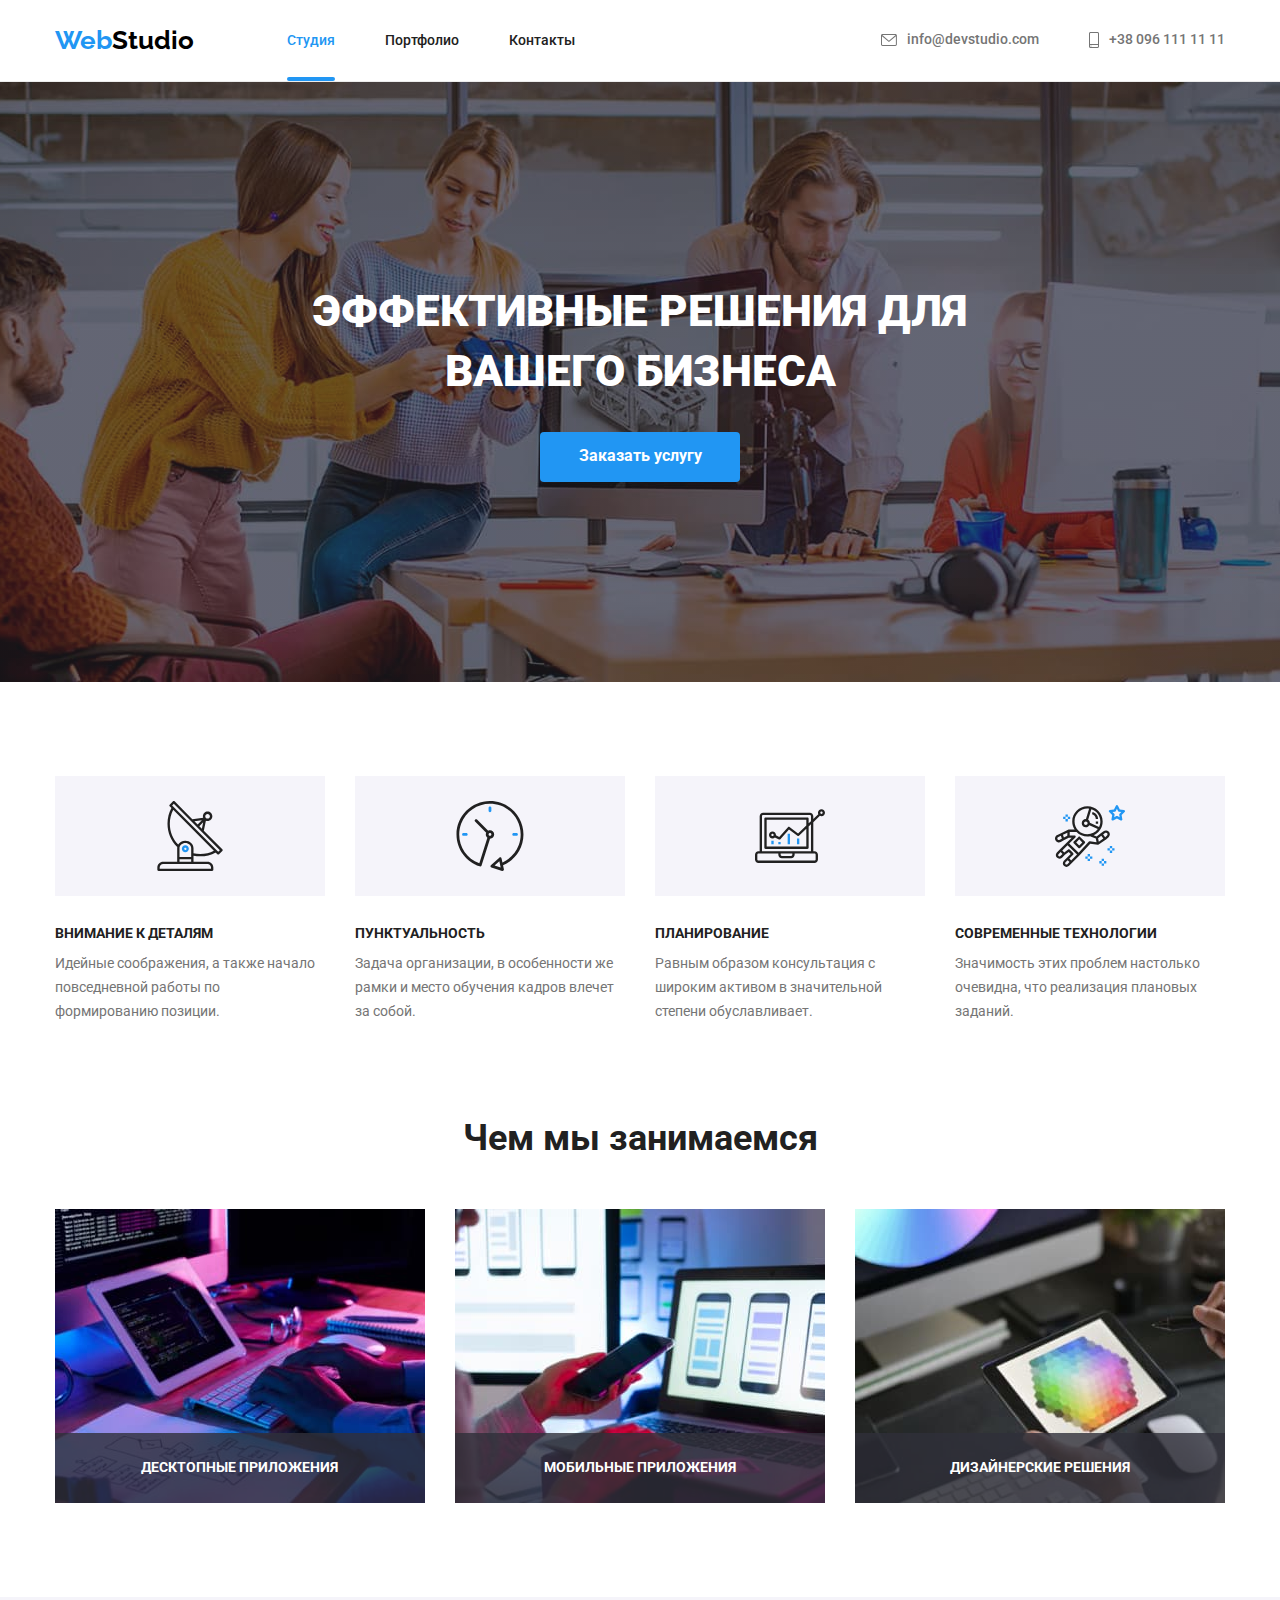
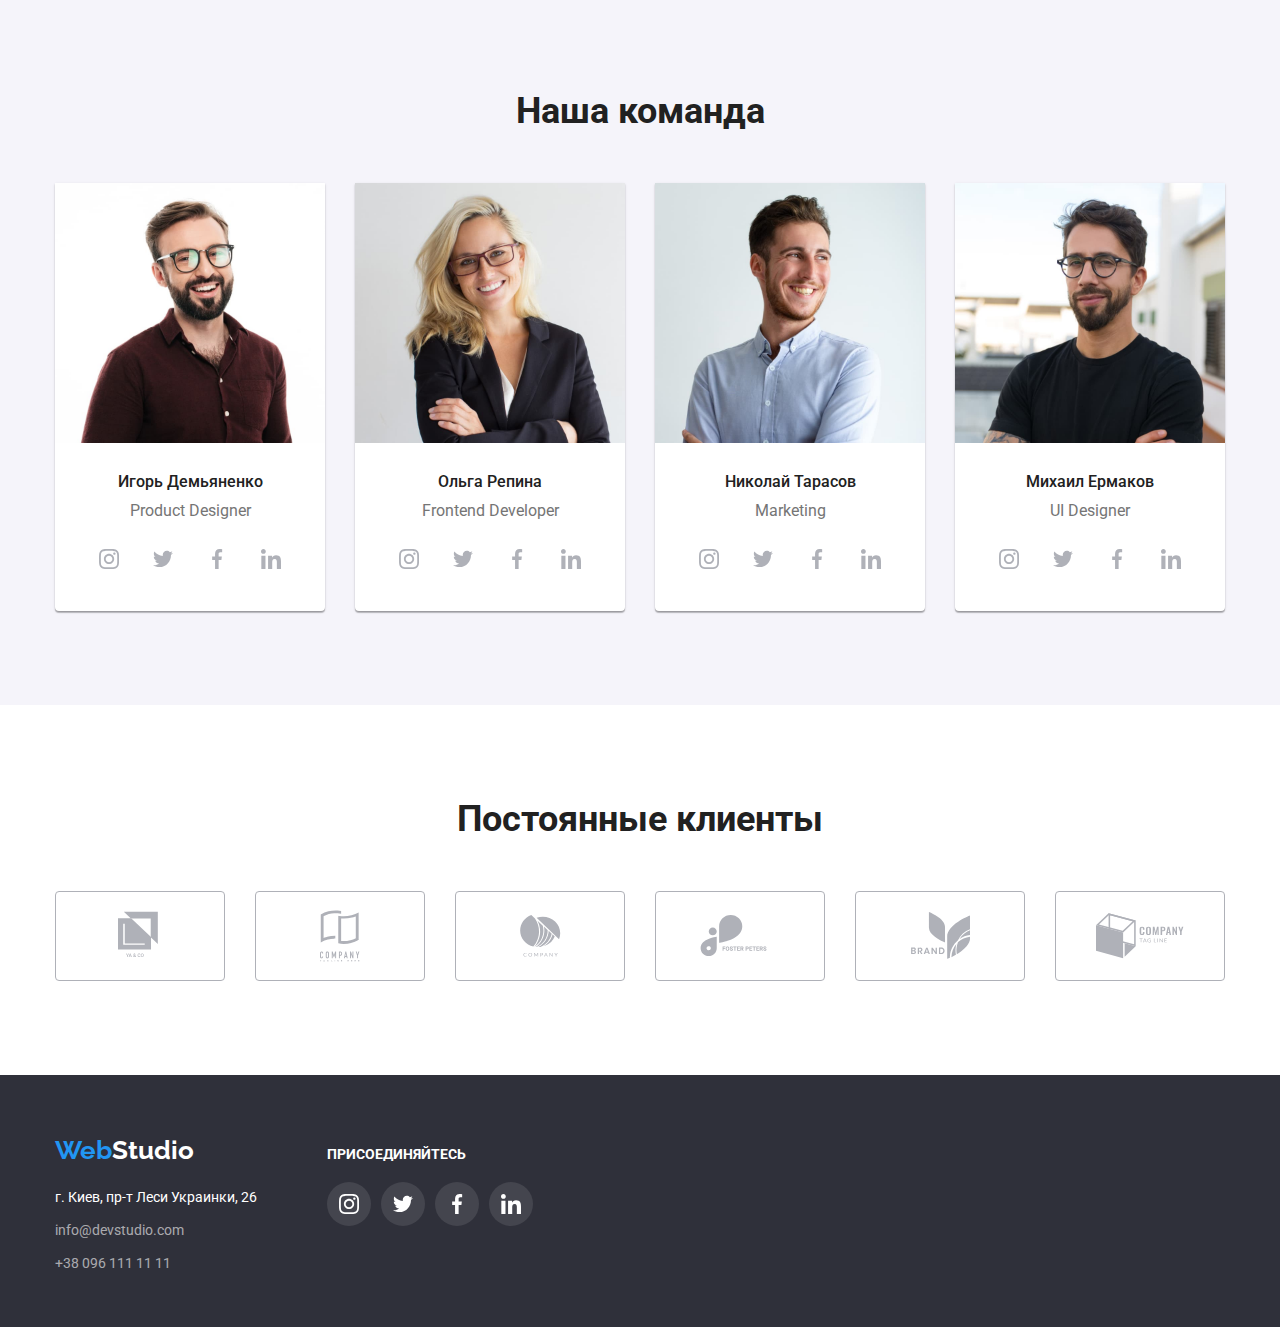
<file: index.html>
<!DOCTYPE html>
<html lang="ru">
  <head>
    <meta charset="UTF-8" />
    <meta name="viewport" content="width=device-width, initial-scale=1.0" />
    <title>Студия</title>
    <link rel="preconnect" href="https://fonts.gstatic.com" />
    <link
      href="https://fonts.googleapis.com/css2?family=Raleway:wght@700&family=Roboto:wght@400;500;700;900&display=swap"
      rel="stylesheet"
    />
    <link
      rel="stylesheet"
      href="https://cdnjs.cloudflare.com/ajax/libs/modern-normalize/1.0.0/modern-normalize.min.css"
    />
    <link rel="stylesheet" href="./css/styles.css" />
  </head>

  <body>
    <!-- Шапка -->
    <header class="header">
      <!--Контейнер для шапки сайта-->
      <div class="container main-nav">
        <nav class="header-nav">
          <!--Навигация-->
          <a href="./index.html" class="logo">
            <span class="logo-web">Web</span>Studio
          </a>

          <ul class="header-list">
            <li class="item">
              <a href="" class="header-list-link current">Студия</a>
            </li>

            <li class="item">
              <a href="./portfolio.html" class="header-list-link">Портфолио</a>
            </li>

            <li class="item">
              <a href="" class="header-list-link">Контакты</a>
            </li>
          </ul>
        </nav>

        <!--Kонтакы-->
        <ul class="contacts">
          <li class="item">
            <a
              href="mailto:info@devstudio.com"
              class="contacts-link header-mail"
            >
              <svg class="icon-contacts" width="16" height="12">
                <use href="./images/icons.svg#icon-envelope"></use>
              </svg>
              info@devstudio.com
            </a>
          </li>

          <li class="item">
            <a href="tel:+380961111111" class="contacts-link header-tel">
              <svg class="icon-contacts" width="10" height="16">
                <use href="./images/icons.svg#icon-smartphone"></use>
              </svg>
              +38 096 111 11 11
            </a>
          </li>
        </ul>
      </div>
    </header>

    <main>
      <!--Герой-->
      <section class="hero">
        <div class="header-overlay">
          <h1 class="hero-title">Эффективные решения для вашего бизнеса</h1>
          <!-- <a href="" class="hero-link" data-modal-open>Заказать услугу</a> -->
          <button class="hero-button" data-modal-open>Заказать услугу</button>
        </div>
      </section>

      <!--Особенности-->
      <section class="features">
        <div class="container">
          <!-- Скрытый заголовок, особенности -->

          <h2 class="hidden">Особенности</h2>
          <ul class="features-list">
            <li class="features-list-item feature-first">
              <div class="features-icons">
                <svg class="icon-antenna" width="70" height="70">
                  <use href="./images/icons.svg#icon-antenna"></use>
                </svg>
              </div>
              <h3 class="features-item-title">Внимание к деталям</h3>
              <p class="features-item-text">
                Идейные соображения, а также начало повседневной работы по
                формированию позиции.
              </p>
            </li>

            <li class="features-list-item feature-second">
              <div class="features-icons">
                <svg class="icon-clock" width="70" height="70">
                  <use href="./images/icons.svg#icon-clock"></use>
                </svg>
              </div>
              <h3 class="features-item-title">Пунктуальность</h3>
              <p class="features-item-text">
                Задача организации, в особенности же рамки и место обучения
                кадров влечет за собой.
              </p>
            </li>

            <li class="features-list-item feature-third">
              <div class="features-icons">
                <svg class="icon-diagram" width="70" height="70">
                  <use href="./images/icons.svg#icon-diagram"></use>
                </svg>
              </div>
              <h3 class="features-item-title">Планирование</h3>
              <p class="features-item-text">
                Равным образом консультация с широким активом в значительной
                степени обуславливает.
              </p>
            </li>

            <li class="features-list-item feature-fourth">
              <div class="features-icons">
                <svg class="icon-astronaut" width="70" height="70">
                  <use href="./images/icons.svg#icon-astronaut"></use>
                </svg>
              </div>
              <h3 class="features-item-title">Современные технологии</h3>
              <p class="features-item-text">
                Значимость этих проблем настолько очевидна, что реализация
                плановых заданий.
              </p>
            </li>
          </ul>
        </div>
      </section>

      <!--Чем мы занимаемся-->
      <section class="issues">
        <div class="container">
          <!--Виды работ-->
          <h2 class="issues-title">Чем мы занимаемся</h2>
          <ul class="issues-list">
            <li class="issues-item">
              <div class="issues-item-thumb">
                <img
                  src="./images/our_projects_1.jpg"
                  alt="Архитектура и логика"
                  width="370"
                />
                <p class="issues-image-text">Десктопные приложения</p>
              </div>
            </li>

            <li class="issues-item">
              <div class="issues-item-thumb">
                <img
                  src="./images/our_projects_2.jpg"
                  alt="Разработка интерфейса"
                  width="370"
                />
                <p class="issues-image-text">Мобильные приложения</p>
              </div>
            </li>

            <li class="issues-item">
              <div class="issues-item-thumb">
                <img
                  src="./images/our_projects_3.jpg"
                  alt="Дизайн"
                  width="370"
                />
                <p class="issues-image-text">Дизайнерские решения</p>
              </div>
            </li>
          </ul>
        </div>
      </section>

      <!-- Наша команда -->
      <section class="team">
        <div class="container">
          <!--Представление команды-->
          <h2 class="team-title">Наша команда</h2>
          <ul class="team-list">
            <!-- Игорь Демьяненко -->
            <li class="team-list-item">
              <img
                src="./images/team_card_1.jpg"
                alt="Игорь Демьяненко"
                width="270"
              />
              <div class="team-card">
                <h3 class="team-item-title">Игорь Демьяненко</h3>
                <p class="team-item-text">Product Designer</p>
                <ul class="social-network ihor-sn">
                  <li class="sn-item">
                    <a href="" class="circle-button">
                      <svg class="icon-sn" width="20" height="20">
                        <use href="./images/icons.svg#icon-instagram"></use>
                      </svg>
                    </a>
                  </li>
                  <li class="sn-item">
                    <a href="" class="circle-button">
                      <svg class="icon-sn" width="20" height="20">
                        <use href="./images/icons.svg#icon-twitter"></use>
                      </svg>
                    </a>
                  </li>
                  <li class="sn-item">
                    <a href="" class="circle-button">
                      <svg class="icon-sn" width="20" height="20">
                        <use href="./images/icons.svg#icon-facebook"></use>
                      </svg>
                    </a>
                  </li>
                  <li class="sn-item">
                    <a href="" class="circle-button">
                      <svg class="icon-sn" width="20" height="20">
                        <use href="./images/icons.svg#icon-linkedin"></use>
                      </svg>
                    </a>
                  </li>
                </ul>
              </div>
            </li>

            <!-- Ольга Репина -->
            <li class="team-list-item">
              <img
                src="./images/team_card_2.jpg"
                alt="Ольга Репина"
                width="270"
              />
              <div class="team-card">
                <h3 class="team-item-title">Ольга Репина</h3>
                <p class="team-item-text">Frontend Developer</p>
                <ul class="social-network olha-sn">
                  <li class="sn-item">
                    <a href="" class="circle-button">
                      <svg class="icon-sn" width="20" height="20">
                        <use href="./images/icons.svg#icon-instagram"></use>
                      </svg>
                    </a>
                  </li>
                  <li class="sn-item">
                    <a href="" class="circle-button">
                      <svg class="icon-sn" width="20" height="20">
                        <use href="./images/icons.svg#icon-twitter"></use>
                      </svg>
                    </a>
                  </li>
                  <li class="sn-item">
                    <a href="" class="circle-button">
                      <svg class="icon-sn" width="20" height="20">
                        <use href="./images/icons.svg#icon-facebook"></use>
                      </svg>
                    </a>
                  </li>
                  <li class="sn-item">
                    <a href="" class="circle-button">
                      <svg class="icon-sn" width="20" height="20">
                        <use href="./images/icons.svg#icon-linkedin"></use>
                      </svg>
                    </a>
                  </li>
                </ul>
              </div>
            </li>

            <!-- Николай Тарасов -->
            <li class="team-list-item">
              <img
                src="./images/team_card_3.jpg"
                alt="Николай Тарасов"
                width="270"
              />
              <div class="team-card">
                <h3 class="team-item-title">Николай Тарасов</h3>
                <p class="team-item-text">Marketing</p>
                <ul class="social-network nikolay-sn">
                  <li class="sn-item">
                    <a href="" class="circle-button">
                      <svg class="icon-sn" width="20" height="20">
                        <use href="./images/icons.svg#icon-instagram"></use>
                      </svg>
                    </a>
                  </li>
                  <li class="sn-item">
                    <a href="" class="circle-button">
                      <svg class="icon-sn" width="20" height="20">
                        <use href="./images/icons.svg#icon-twitter"></use>
                      </svg>
                    </a>
                  </li>
                  <li class="sn-item">
                    <a href="" class="circle-button">
                      <svg class="icon-sn" width="20" height="20">
                        <use href="./images/icons.svg#icon-facebook"></use>
                      </svg>
                    </a>
                  </li>
                  <li class="sn-item">
                    <a href="" class="circle-button">
                      <svg class="icon-sn" width="20" height="20">
                        <use href="./images/icons.svg#icon-linkedin"></use>
                      </svg>
                    </a>
                  </li>
                </ul>
              </div>
            </li>

            <!-- Михаил Ермаков -->
            <li class="team-list-item">
              <img
                src="./images/team_card_4.jpg"
                alt="Михаил Ермаков"
                width="270"
              />
              <div class="team-card">
                <h3 class="team-item-title">Михаил Ермаков</h3>
                <p class="team-item-text">UI Designer</p>
                <ul class="social-network michail-sn">
                  <li class="sn-item">
                    <a href="" class="circle-button">
                      <svg class="icon-sn" width="20" height="20">
                        <use href="./images/icons.svg#icon-instagram"></use>
                      </svg>
                    </a>
                  </li>
                  <li class="sn-item">
                    <a href="" class="circle-button">
                      <svg class="icon-sn" width="20" height="20">
                        <use href="./images/icons.svg#icon-twitter"></use>
                      </svg>
                    </a>
                  </li>
                  <li class="sn-item">
                    <a href="" class="circle-button">
                      <svg class="icon-sn" width="20" height="20">
                        <use href="./images/icons.svg#icon-facebook"></use>
                      </svg>
                    </a>
                  </li>
                  <li class="sn-item">
                    <a href="" class="circle-button">
                      <svg class="icon-sn" width="20" height="20">
                        <use href="./images/icons.svg#icon-linkedin"></use>
                      </svg>
                    </a>
                  </li>
                </ul>
              </div>
            </li>
          </ul>
        </div>
      </section>

      <!-- Постоянные клиенты -->

      <section class="clients">
        <div class="container">
          <h2 class="clients-title">Постоянные клиенты</h2>
          <ul class="clients-list">
            <li class="client-item">
              <a href="" class="button-clients">
                <svg class="clients-icon-logo" width="44" height="50">
                  <use href="./images/icons.svg#icon-client-logo1"></use>
                </svg>
              </a>
            </li>

            <li class="client-item">
              <a href="" class="button-clients">
                <svg class="clients-icon-logo" width="40" height="52">
                  <use href="./images/icons.svg#icon-client-logo2"></use>
                </svg>
              </a>
            </li>

            <li class="client-item">
              <a href="" class="button-clients">
                <svg class="clients-icon-logo" width="41" height="42">
                  <use href="./images/icons.svg#icon-client-logo3"></use>
                </svg>
              </a>
            </li>

            <li class="client-item">
              <a href="" class="button-clients">
                <svg class="clients-icon-logo" width="80" height="42">
                  <use href="./images/icons.svg#icon-client-logo4"></use>
                </svg>
              </a>
            </li>

            <li class="client-item">
              <a href="" class="button-clients">
                <svg class="clients-icon-logo" width="59" height="47">
                  <use href="./images/icons.svg#icon-client-logo5"></use>
                </svg>
              </a>
            </li>

            <li class="client-item">
              <a href="" class="button-clients">
                <svg class="clients-icon-logo" width="88" height="46">
                  <use href="./images/icons.svg#icon-client-logo6"></use>
                </svg>
              </a>
            </li>
          </ul>
        </div>
      </section>
    </main>

    <!-- Подвал -->
    <footer class="footer">
      <div class="container">
        <div class="footer-flex">
          <!-- Блок с контактной информацией -->
          <div class="footer-contacts">
            <!-- Лого -->
            <a href="./index.html" class="footer-logo">
              <span class="logo-web">Web</span>Studio
            </a>

            <!--Контактная информация-->
            <address class="footer-address">
              <!-- Физический адрес -->

              <a
                href="https://goo.gl/maps/JUrXiFq32XLz6EwXA"
                class="footer-address-link"
                >г. Киев, пр-т Леси Украинки, 26</a
              >

              <!-- Электронная почта -->

              <a href="mailto:info@devstudio.com" class="footer-email"
                >info@devstudio.com</a
              >

              <!-- Телефон -->

              <a href="tel:+380961111111" class="footer-tel"
                >+38 096 111 11 11</a
              >
            </address>
          </div>

          <!-- Блок со ссылками на соц.сети -->
          <div class="footer-sn">
            <p class="footer-sn-title">присоединяйтесь</p>
            <ul class="footer-circle-icons">
              <li class="footer-sn-items">
                <a href="" class="circle-button footer-circle-button">
                  <svg class="icon-sn" width="20" height="20">
                    <use href="./images/icons.svg#icon-instagram"></use>
                  </svg>
                </a>
              </li>
              <li class="footer-sn-items">
                <a href="" class="circle-button footer-circle-button">
                  <svg class="icon-sn" width="20" height="20">
                    <use href="./images/icons.svg#icon-twitter"></use>
                  </svg>
                </a>
              </li>
              <li class="footer-sn-items">
                <a href="" class="circle-button footer-circle-button">
                  <svg class="icon-sn" width="20" height="20">
                    <use href="./images/icons.svg#icon-facebook"></use>
                  </svg>
                </a>
              </li>
              <li class="footer-sn-items">
                <a href="" class="circle-button footer-circle-button">
                  <svg class="icon-sn" width="20" height="20">
                    <use href="./images/icons.svg#icon-linkedin"></use>
                  </svg>
                </a>
              </li>
            </ul>
          </div>
        </div>
      </div>
    </footer>

    <!-- Модальное окно -->

    <div class="backdrop is-hidden" data-modal>
      <div class="modal">
        <p>
          Lorem ipsum dolor sit amet consectetur adipisicing elit. Est hic optio
          dicta pariatur nostrum sequi aspernatur itaque dolorem veniam delectus
          voluptatum eveniet ipsa exercitationem velit, sint, blanditiis
          obcaecati cum dolores, accusamus culpa sed. Facilis fuga incidunt
          explicabo eaque? Autem nulla quod sapiente, dolores fugit nostrum
          accusantium architecto reiciendis quia! Earum quae eligendi incidunt
          assumenda labore debitis molestiae! Itaque blanditiis minus ipsam
          illum maiores quam ipsa, omnis sapiente aut tempora quia officia
          explicabo officiis facere, quos tenetur, esse odit saepe laudantium?
          Iusto incidunt nihil laborum similique nostrum est ratione asperiores
          quisquam sit? Fuga quisquam quae velit corrupti debitis voluptate
          quibusdam minus.
        </p>
        <button class="modal-close-button" data-modal-close>
          <svg class="modal-close-svg" width="30" height="30">
            <use href="./images/logo-svg/symbol-defs.svg#icon-close"></use>
          </svg>
        </button>
      </div>
    </div>

    <script src="./js/modal.js"></script>
  </body>
</html>
</file>
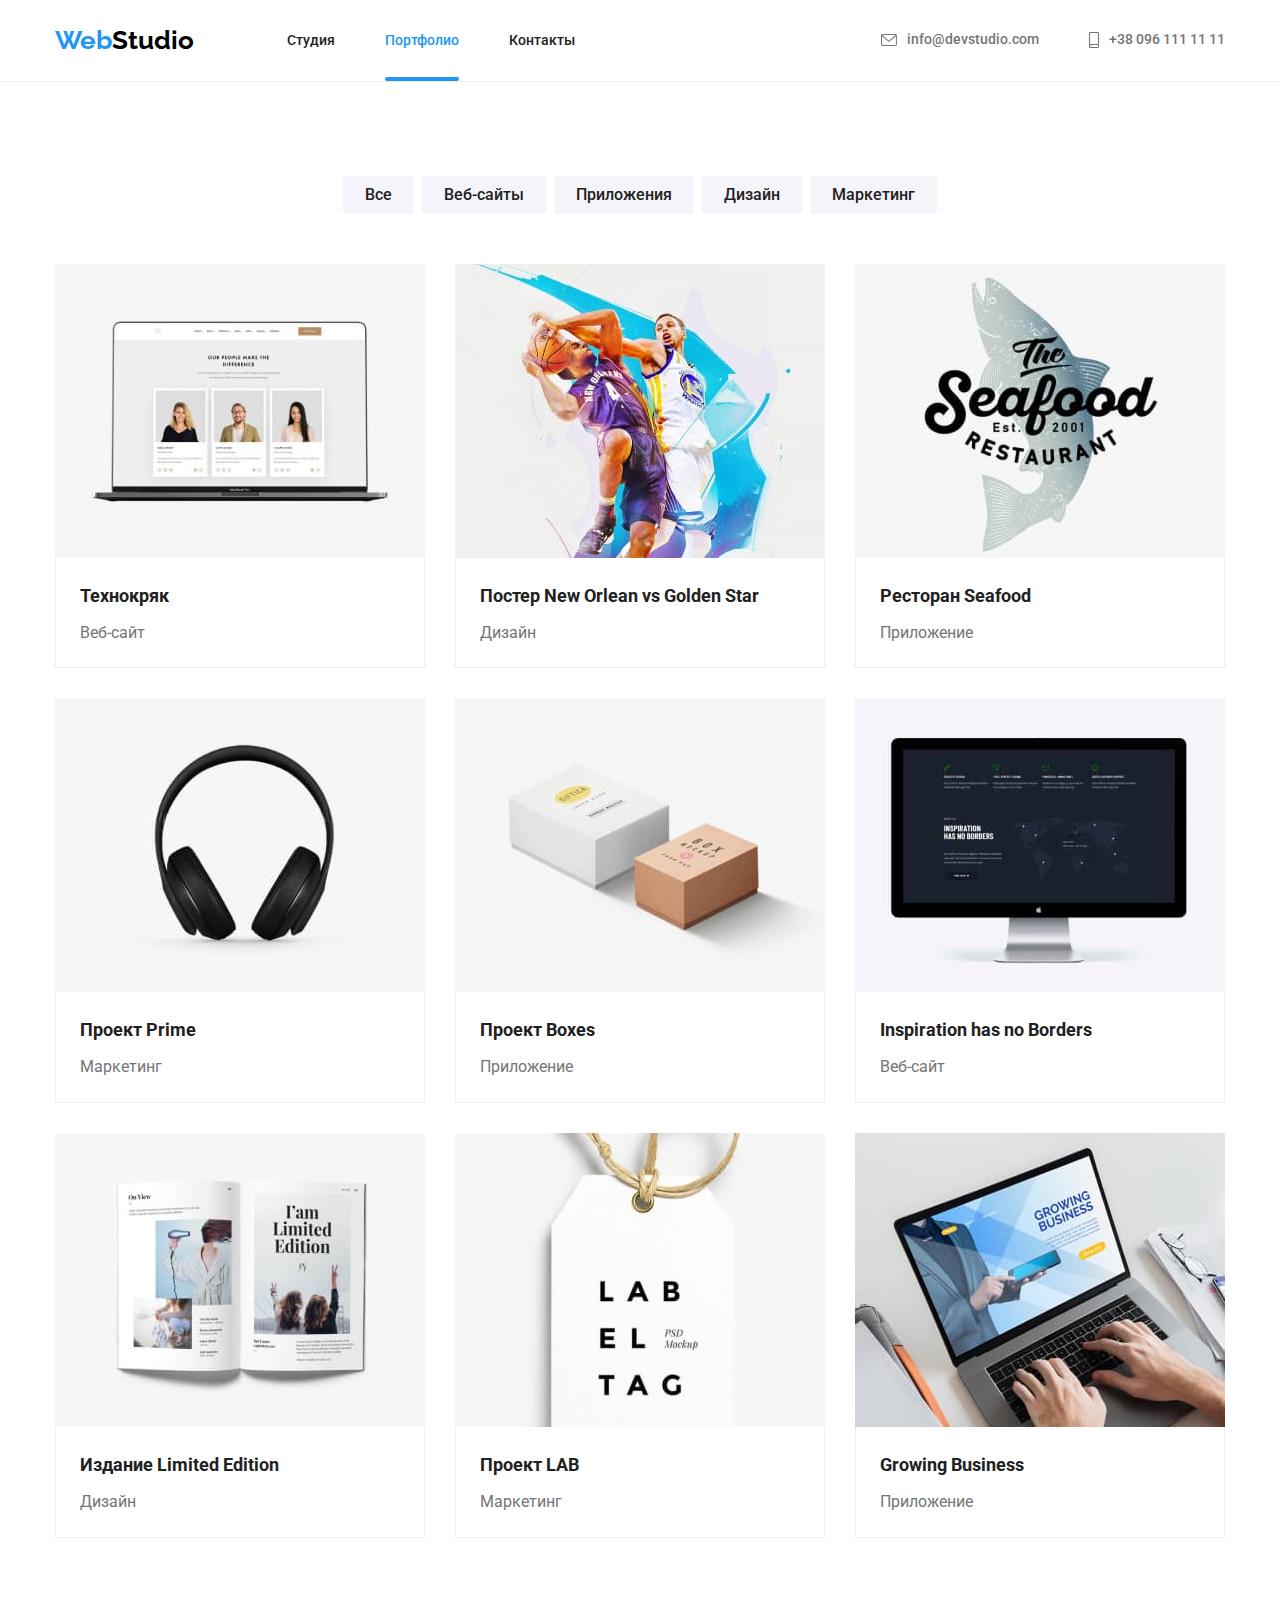
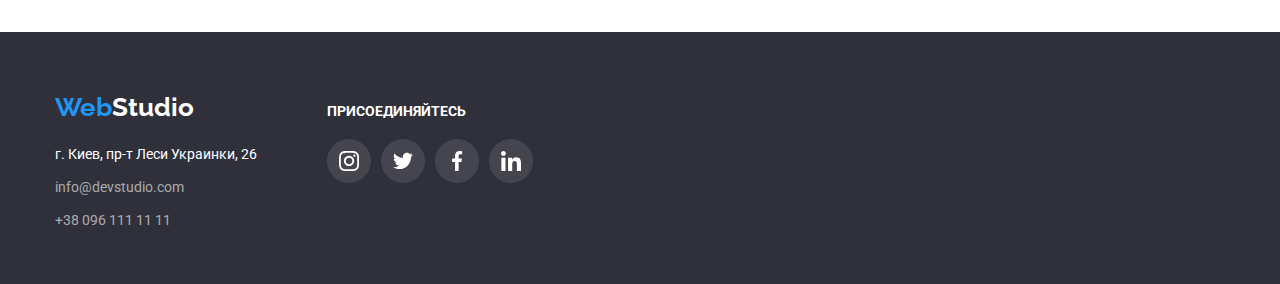
<file: portfolio.html>
<!DOCTYPE html>
<html lang="ru">
  <head>
    <meta charset="UTF-8" />
    <meta name="viewport" content="width=device-width, initial-scale=1.0" />
    <title>Portfolio</title>
    <link rel="preconnect" href="https://fonts.gstatic.com" />
    <link
      href="https://fonts.googleapis.com/css2?family=Raleway:wght@700&family=Roboto:wght@400;500;700;900&display=swap"
      rel="stylesheet"
    />
    <link
      rel="stylesheet"
      href="https://cdnjs.cloudflare.com/ajax/libs/modern-normalize/1.0.0/modern-normalize.min.css"
    />

    <link rel="stylesheet" href="./css/styles.css" />
  </head>

  <body>
    <!-- Шапка -->
    <header class="header">
      <!--Контейнер для шапки сайта-->
      <div class="container main-nav">
        <nav class="header-nav">
          <!--Навигация-->
          <a href="./index.html" class="logo">
            <span class="logo-web">Web</span>Studio
          </a>

          <ul class="header-list">
            <li class="item">
              <a href="./index.html" class="header-list-link">Студия</a>
            </li>

            <li class="item">
              <a href="" class="header-list-link current">Портфолио</a>
            </li>

            <li class="item">
              <a href="" class="header-list-link">Контакты</a>
            </li>
          </ul>
        </nav>

        <!--Kонтакы-->
        <ul class="contacts">
          <li class="item">
            <a
              href="mailto:info@devstudio.com"
              class="contacts-link header-mail"
            >
              <svg class="icon-contacts" width="16" height="12">
                <use href="./images/icons.svg#icon-envelope"></use>
              </svg>
              info@devstudio.com
            </a>
          </li>

          <li class="item">
            <a href="tel:+380961111111" class="contacts-link header-tel">
              <svg class="icon-contacts" width="10" height="16">
                <use href="./images/icons.svg#icon-smartphone"></use>
              </svg>

              +38 096 111 11 11
            </a>
          </li>
        </ul>
      </div>
    </header>

    <main>
      <section class="portfolio">
        <h1 class="hidden">Portfolio</h1>

        <!--Блок кнопок-фильтров-->
        <div class="container buttons">
          <ul class="portfolio-button-list">
            <li class="button-item">
              <button type="button" class="portfolio-button">Все</button>
            </li>

            <li class="button-item">
              <button type="button" class="portfolio-button">Веб-сайты</button>
            </li>

            <li class="button-item">
              <button type="button" class="portfolio-button">Приложения</button>
            </li>

            <li class="button-item">
              <button type="button" class="portfolio-button">Дизайн</button>
            </li>

            <li class="button-item">
              <button type="button" class="portfolio-button">Маркетинг</button>
            </li>
          </ul>
        </div>

        <!-- Портфолио -->
        <div class="container">
          <ul class="portfolio-list">
            <li class="portfolio-list-item">
              <a href="" class="portfolio-list-link">
                <div class="card-thumb">
                  <img
                    src="./portfolio-images/tehnokryak.jpg"
                    alt="Технокряк. Веб-сайты"
                    width="370"
                  />
                  <div class="card-overlay">
                    <p class="card-overlay-text">
                      Технокряк это современная площадка распространения
                      коронавируса. Компании используют эту платформу для
                      цифрового шпионажа и атак на защищённые сервера
                      конкурентов.
                    </p>
                  </div>
                </div>
                <div class="card-content">
                  <h2 class="portfolio-item-header">Технокряк</h2>
                  <p class="portfolio-item-text">Веб-сайт</p>
                </div>
              </a>
            </li>

            <li class="portfolio-list-item">
              <a href="" class="portfolio-list-link">
                <div class="card-thumb">
                  <img
                    src="./portfolio-images/poster-golden-style.jpg"
                    alt="Постер New Orlean vs Golden Star"
                    width="370"
                  />
                  <div class="card-overlay">
                    <p class="card-overlay-text">
                      Технокряк это современная площадка распространения
                      коронавируса. Компании используют эту платформу для
                      цифрового шпионажа и атак на защищённые сервера
                      конкурентов.
                    </p>
                  </div>
                </div>
                <div class="card-content">
                  <h2 class="portfolio-item-header">
                    Постер New Orlean vs Golden Star
                  </h2>
                  <p class="portfolio-item-text">Дизайн</p>
                </div>
              </a>
            </li>

            <li class="portfolio-list-item">
              <a href="" class="portfolio-list-link">
                <div class="card-thumb">
                  <img
                    src="./portfolio-images/seafood.jpg"
                    alt="Ресторан Seafood"
                    width="370"
                  />
                  <div class="card-overlay">
                    <p class="card-overlay-text">
                      Технокряк это современная площадка распространения
                      коронавируса. Компании используют эту платформу для
                      цифрового шпионажа и атак на защищённые сервера
                      конкурентов.
                    </p>
                  </div>
                </div>
                <div class="card-content">
                  <h2 class="portfolio-item-header">Ресторан Seafood</h2>
                  <p class="portfolio-item-text">Приложение</p>
                </div>
              </a>
            </li>

            <li class="portfolio-list-item">
              <a href="" class="portfolio-list-link">
                <div class="card-thumb">
                  <img
                    src="./portfolio-images/prime.jpg"
                    alt="Prime. Маркетинг"
                    width="370"
                  />
                  <div class="card-overlay">
                    <p class="card-overlay-text">
                      Технокряк это современная площадка распространения
                      коронавируса. Компании используют эту платформу для
                      цифрового шпионажа и атак на защищённые сервера
                      конкурентов.
                    </p>
                  </div>
                </div>
                <div class="card-content">
                  <h2 class="portfolio-item-header">Проект Prime</h2>
                  <p class="portfolio-item-text">Маркетинг</p>
                </div>
              </a>
            </li>

            <li class="portfolio-list-item">
              <a href="" class="portfolio-list-link">
                <div class="card-thumb">
                  <img
                    src="./portfolio-images/boxes.jpg"
                    alt="Проект Boxes"
                    width="370"
                  />
                  <div class="card-overlay">
                    <p class="card-overlay-text">
                      Технокряк это современная площадка распространения
                      коронавируса. Компании используют эту платформу для
                      цифрового шпионажа и атак на защищённые сервера
                      конкурентов.
                    </p>
                  </div>
                </div>
                <div class="card-content">
                  <h2 class="portfolio-item-header">Проект Boxes</h2>
                  <p class="portfolio-item-text">Приложение</p>
                </div>
              </a>
            </li>

            <li class="portfolio-list-item">
              <a href="" class="portfolio-list-link">
                <div class="card-thumb">
                  <img
                    src="./portfolio-images/inspiration.jpg"
                    alt="Inspiration has no Borders"
                    width="370"
                  />
                  <div class="card-overlay">
                    <p class="card-overlay-text">
                      Технокряк это современная площадка распространения
                      коронавируса. Компании используют эту платформу для
                      цифрового шпионажа и атак на защищённые сервера
                      конкурентов.
                    </p>
                  </div>
                </div>
                <div class="card-content">
                  <h2 class="portfolio-item-header">
                    Inspiration has no Borders
                  </h2>
                  <p class="portfolio-item-text">Веб-сайт</p>
                </div>
              </a>
            </li>

            <li class="portfolio-list-item">
              <a href="" class="portfolio-list-link">
                <div class="card-thumb">
                  <img
                    src="./portfolio-images/limited-edition.jpg"
                    alt="Издание Limited Edition"
                    width="370"
                  />
                  <div class="card-overlay">
                    <p class="card-overlay-text">
                      Технокряк это современная площадка распространения
                      коронавируса. Компании используют эту платформу для
                      цифрового шпионажа и атак на защищённые сервера
                      конкурентов.
                    </p>
                  </div>
                </div>
                <div class="card-content">
                  <h2 class="portfolio-item-header">Издание Limited Edition</h2>
                  <p class="portfolio-item-text">Дизайн</p>
                </div>
              </a>
            </li>

            <li class="portfolio-list-item">
              <a href="" class="portfolio-list-link">
                <div class="card-thumb">
                  <img
                    src="./portfolio-images/lab.jpg"
                    alt="Проект LAB"
                    width="370"
                  />
                  <div class="card-overlay">
                    <p class="card-overlay-text">
                      Технокряк это современная площадка распространения
                      коронавируса. Компании используют эту платформу для
                      цифрового шпионажа и атак на защищённые сервера
                      конкурентов.
                    </p>
                  </div>
                </div>
                <div class="card-content">
                  <h2 class="portfolio-item-header">Проект LAB</h2>
                  <p class="portfolio-item-text">Маркетинг</p>
                </div>
              </a>
            </li>

            <li class="portfolio-list-item">
              <a href="" class="portfolio-list-link">
                <div class="card-thumb">
                  <img
                    src="./portfolio-images/growing-business.jpg"
                    alt="Growing Business"
                    width="370"
                  />
                  <div class="card-overlay">
                    <p class="card-overlay-text">
                      Технокряк это современная площадка распространения
                      коронавируса. Компании используют эту платформу для
                      цифрового шпионажа и атак на защищённые сервера
                      конкурентов.
                    </p>
                  </div>
                </div>
                <div class="card-content">
                  <h2 class="portfolio-item-header">Growing Business</h2>
                  <p class="portfolio-item-text">Приложение</p>
                </div>
              </a>
            </li>
          </ul>
        </div>
      </section>
    </main>

    <!-- Подвал -->
    <footer class="footer">
      <div class="container">
        <div class="footer-flex">
          <!-- Блок с контактной информацией -->
          <div class="footer-contacts">
            <!-- Лого -->
            <a href="./index.html" class="footer-logo">
              <span class="logo-web">Web</span>Studio
            </a>

            <!--Контактная информация-->
            <address class="footer-address">
              <!-- Физический адрес -->
              <p class="footer-address-map">
                <a
                  href="https://goo.gl/maps/JUrXiFq32XLz6EwXA"
                  class="footer-address-link"
                  >г. Киев, пр-т Леси Украинки, 26</a
                >
              </p>

              <!-- Электронная почта -->
              <p>
                <a href="mailto:info@devstudio.com" class="footer-email"
                  >info@devstudio.com</a
                >
              </p>

              <!-- Телефон -->
              <p>
                <a href="tel:+380961111111" class="footer-tel"
                  >+38 096 111 11 11</a
                >
              </p>
            </address>
          </div>

          <!-- Блок со ссылками на соц.сети -->
          <div class="footer-sn">
            <h3 class="footer-sn-title">присоединяйтесь</h3>
            <ul class="footer-circle-icons">
              <li class="footer-sn-items">
                <a href="" class="circle-button footer-circle-button">
                  <svg class="icon-sn" width="20" height="20">
                    <use href="./images/icons.svg#icon-instagram"></use>
                  </svg>
                </a>
              </li>
              <li class="footer-sn-items">
                <a href="" class="circle-button footer-circle-button">
                  <svg class="icon-sn" width="20" height="20">
                    <use href="./images/icons.svg#icon-twitter"></use>
                  </svg>
                </a>
              </li>
              <li class="footer-sn-items">
                <a href="" class="circle-button footer-circle-button">
                  <svg class="icon-sn" width="20" height="20">
                    <use href="./images/icons.svg#icon-facebook"></use>
                  </svg>
                </a>
              </li>
              <li class="footer-sn-items">
                <a href="" class="circle-button footer-circle-button">
                  <svg class="icon-sn" width="20" height="20">
                    <use href="./images/icons.svg#icon-linkedin"></use>
                  </svg>
                </a>
              </li>
            </ul>
          </div>
        </div>
      </div>
    </footer>
  </body>
</html>
</file>
<file: css/styles.css>
:root {
  --main-background-color: #ffffff;
  --white-additional-color: #ffffff;
  --additional-background-color: #f5f4fa;
  --title-text-color: #212121;
  --text-color: #757575;
  --accent-color: #2196f3;
  --logo-color: #000;
  --hero-footer-color: #2f303a;
  --mailtel-logo-footer: rgba(255, 255, 255, 0.6);
  --grey-svg-color: #afb1b8;
  --portfolio-border-color: #eeeeee;
}

/* Общая стилизация */

ul {
  list-style: none;
  margin: 0;
  padding: 0;
}

a {
  text-decoration: none;
}

/* Фоновые цвета */

.header {
  background-color: var(--main-background-color);
  border-bottom: 1px solid #ececec;
}

.hero,
.footer {
  background-color: var(--hero-footer-color);
}

.team {
  background-color: var(--additional-background-color);
}

/* Шрифты */

body {
  margin: 0;
  font-family: 'Roboto', sans-serif;
}

/* Общие стили для контейнера */

.container {
  margin-left: auto;
  margin-right: auto;
  width: 1200px;
  padding-left: 15px;
  padding-right: 15px;
}

/* Стилизация разделов с фоном, отличным от основного */

.team {
  margin-left: auto;
  margin-right: auto;
}

/* Обнуление встроенных стилей */

h1,
h2,
h3,
h4,
h5,
h6,
p {
  margin: 0;
}

img {
  display: block;
  max-width: 100%;
}

button {
  border: 0;
  padding: 0;
  margin: 0;
}

/* Header */

/* Логотип в шапке */

.logo {
  margin-right: 93px;
  padding-top: 25px;
  padding-bottom: 25px;

  color: var(--logo-color);

  font-family: 'Raleway', sans-serif;

  font-weight: 700;
  font-size: 26px;
  line-height: 1.19;
}

.logo-web {
  color: var(--accent-color);
}

/* Оформление нав. ссылок в шапке */

.header-list-link {
  position: relative;

  padding-top: 32px;
  padding-bottom: 32px;

  color: var(--title-text-color);

  font-weight: 500;
  font-size: 14px;
  line-height: 1.14;

  text-decoration: none;

  transition: color 250ms cubic-bezier(0.4, 0, 0.2, 1);
}

.header-list-link:hover,
.header-list-link:focus {
  color: var(--accent-color);
}

.header-list .header-list-link.current {
  color: var(--accent-color);
}

/* Подчеркивание активного пункта меню */

.header-list-link.current::after {
  position: absolute;
  content: '';
  display: block;
  bottom: -1px;
  width: 100%;
  height: 4px;
  background-color: var(--accent-color);
  border-radius: 2px;
}

/* Оформление ссылок email и tel в шапке */

.contacts-link {
  display: flex;
  align-items: center;

  padding-top: 32px;
  padding-bottom: 32px;

  color: var(--text-color);

  font-weight: 500;
  font-size: 14px;
  line-height: 1.14;

  text-decoration: none;

  transition: color 250ms cubic-bezier(0.4, 0, 0.2, 1);
}

.contacts-link:hover,
.contacts-link:focus {
  color: var(--accent-color);
}

/* Геометрия и позиционирование Header */

/* Размещает в одну строку ссылки email и tel */

.header-list,
.contacts {
  display: flex;
}

/* Размещает в одну строку лого и нав. ссылки */

.header-nav {
  display: flex;
  align-items: center;
}

/* Размещает в одну строку навигацию и контакты */

.main-nav {
  display: flex;
  align-items: center;
  justify-content: space-between;
}

/* Добавляет отступы между нав. ссылками и между ссылками контактов. 
Отступ только для тех элементов, перед которыми есть хоть один сосед */

.header-list .item + .item {
  margin-left: 50px;
}

.contacts .item + .item {
  margin-left: 50px;
}

/* Цвет и отступ для иконок мейла и телефона */

.icon-contacts {
  margin-right: 10px;
  fill: currentColor;
}

/* Герой */

.hero {
  max-width: 1600px;
  height: 600px;

  margin-left: auto;
  margin-right: auto;

  text-align: center;
}

.header-overlay {
  background-repeat: no-repeat;
  background-position: center;
  background-size: cover;

  padding-top: 200px;

  max-width: 1600px;
  min-height: 600px;
  margin-left: auto;
  margin-right: auto;

  background-image: linear-gradient(
      to right,
      rgba(47, 48, 58, 0.4),
      rgba(47, 48, 58, 0.4)
    ),
    url('../images/img-hero.jpg');
}

.hero-title {
  margin-left: auto;
  margin-right: auto;
  margin-bottom: 30px;

  width: 696px;

  color: var(--white-additional-color);

  font-weight: 900;
  font-size: 44px;
  line-height: 1.36;

  text-transform: uppercase;
}

/* .hero-link {
  display: inline-block;
  padding: 10px 32px;
  border-radius: 4px;

  color: var(--white-additional-color);
  background-color: var(--accent-color);

  font-weight: 700;
  font-size: 16px;
} */

.hero-button {
  width: 200px;
  height: 50px;
  background-color: var(--accent-color);
  color: var(--white-additional-color);
  font-weight: 700;
  font-size: 16px;
  border-radius: 4px;
  cursor: pointer;
}

/* Особенности */

.features {
  padding-top: 94px;
}

/* Декоративные элементы  */

.features-icons {
  display: flex;
  justify-content: center;
  align-items: center;

  margin-bottom: 30px;

  width: 270px;
  height: 120px;

  background-color: var(--additional-background-color);
}

/* Стили текста и заголовков */

.features-item-title {
  margin-bottom: 10px;

  color: var(--title-text-color);

  font-weight: 700;
  font-size: 14px;
  line-height: 1.14;

  text-transform: uppercase;
}

.features-item-text {
  color: var(--text-color);

  font-weight: 400;
  font-size: 14px;
  line-height: 1.71;
}

/* Размещает блоки в строку. Компенсационные отступы */

.features-list {
  display: flex;
  flex-wrap: wrap;

  margin-left: -30px;
  margin-top: -30px;
}

/* Размещает блоки по 4 в строке. Добавляет отступы между ними */

.features-list > .features-list-item {
  flex-basis: calc(100% / 4 - 30px);

  margin-left: 30px;
  margin-top: 30px;
}

/* Задачи */

.issues {
  padding-top: 94px;
  padding-bottom: 94px;
}

.issues-title {
  margin-bottom: 50px;

  color: var(--title-text-color);

  font-weight: 700;
  font-size: 36px;
  line-height: 1.16;

  text-align: center;
}

.issues-item-thumb {
  position: relative;
}

.issues-item-thumb::before {
  content: '';
  display: flex;
  position: absolute;

  top: 224px;
  left: 0;

  width: 100%;
  height: 70px;

  background-color: rgba(47, 48, 58, 0.8);
}

.issues-image-text {
  position: absolute;
  top: 251px;
  white-space: nowrap;

  transform: translate(-50%, 0);
  left: 50%;

  color: var(--white-additional-color);

  font-weight: 700;
  font-size: 14px;
  line-height: 1.14;

  text-transform: uppercase;
}

/* Размещает блоки в строку. Компенсационные отступы */

.issues-list {
  display: flex;
  flex-wrap: wrap;

  margin-left: -30px;
  margin-top: -30px;
}

/* Размещает блоки по 3 в строке. Добавляет отступы между ними */

.issues-list > .issues-item {
  flex-basis: calc(100% / 3 - 30px);

  margin-left: 30px;
  margin-top: 30px;
}

/* Команда */

.team {
  padding-top: 94px;
  padding-bottom: 94px;
}

.team-title {
  margin-bottom: 50px;

  color: var(--title-text-color);

  font-weight: 700;
  font-size: 36px;
  line-height: 1.16;

  text-align: center;
}

.team-card {
  padding: 30px 32px;
}

.team-item-title {
  margin-bottom: 10px;

  color: var(--title-text-color);

  font-weight: 500;
  font-size: 16px;
  line-height: 1.18;

  text-align: center;
}

.team-item-text {
  margin-bottom: 16px;

  color: var(--text-color);

  font-weight: 400;
  font-size: 16px;
  line-height: 1.18;

  text-align: center;
}

/* Размещает блоки в строку. Компенсационные отступы */

.team-list {
  display: flex;
  flex-wrap: wrap;
  margin-left: -30px;
  margin-top: -30px;
}

/* Размещает блоки по 3 в строке. Добавляет отступы между ними */

.team-list > .team-list-item {
  flex-basis: calc(100% / 4 - 30px);

  margin-left: 30px;
  margin-top: 30px;
}

.team-list-item {
  background-color: var(--main-background-color);
  box-shadow: 0px 1px 3px rgba(0, 0, 0, 0.12), 0px 1px 1px rgba(0, 0, 0, 0.14),
    0px 2px 1px rgba(0, 0, 0, 0.2);
  border-radius: 0px 0px 4px 4px;
}

/* Блок с иконками соц.сетей */

.social-network {
  display: flex;
  justify-content: space-between;
}

/* Размещение ссылок в строку, выравнивание */

.circle-button {
  display: flex;
  justify-content: center;
  align-items: center;

  width: 44px;
  height: 44px;
  border-radius: 50%;

  color: var(--grey-svg-color);
  background-color: var(--main-background-color);

  transition: color 250ms cubic-bezier(0.4, 0, 0.2, 1),
    background-color 250ms cubic-bezier(0.4, 0, 0.2, 1);
}

.circle-button:hover,
.circle-button:focus {
  background-color: var(--accent-color);
  color: var(--white-additional-color);
}

.icon-sn {
  fill: currentColor;
}

/* Постоянные клиенты */

.clients {
  padding-top: 94px;
  padding-bottom: 94px;
}

.clients-title {
  margin-bottom: 50px;

  color: var(--title-text-color);

  font-weight: 700;
  font-size: 36px;
  line-height: 1.16;

  text-align: center;
}

.clients-list {
  display: flex;
  flex-wrap: wrap;
}

.client-item:not(:last-child) {
  margin-right: 30px;
}

.button-clients {
  display: flex;
  justify-content: center;
  align-items: center;

  width: 170px;
  height: 90px;

  border: 1px solid #afb1b8;
  border-radius: 4px;

  color: #afb1b8;

  transition: color 250ms cubic-bezier(0.4, 0, 0.2, 1),
    border-color 250ms cubic-bezier(0.4, 0, 0.2, 1);
}

.button-clients:hover,
.button-clients:focus {
  border-color: var(--accent-color);
  color: var(--accent-color);
}

.clients-icon-logo {
  fill: currentColor;
}

/* Подвал */

.footer {
  margin-left: auto;
  margin-right: auto;
  min-height: 252px;

  padding-top: 60px;
}

.footer-logo {
  display: block;
  margin-bottom: 20px;

  color: var(--white-additional-color);

  font-family: 'Raleway', sans-serif;
  font-weight: 700;
  font-size: 26px;
  line-height: 1.19;

  text-decoration: none;
}

.footer-address-link {
  margin-bottom: 9px;

  color: var(--white-additional-color);

  font-style: normal;
  font-weight: 400;
  font-size: 14px;
  line-height: 1.71;
}

.footer-email,
.footer-tel {
  color: var(--mailtel-logo-footer);

  font-style: normal;
  font-weight: 400;
  font-size: 14px;
  line-height: 1.71;
}

.footer-email {
  display: block;
  margin-bottom: 9px;
}

.footer-address-link {
  display: block;
  margin-bottom: 9px;
}

/* Ставит блоки футера в строку */

.footer-flex {
  display: flex;
  align-items: baseline;
}

.footer-sn {
  margin-left: 70px;
}

.footer-sn-title {
  margin-bottom: 20px;

  color: var(--white-additional-color);

  font-weight: 700;
  font-size: 14px;
  line-height: 1.142;

  text-align: left;
  text-transform: uppercase;
}

/* Ставит иконки в строку и добавляет выравнивание */

.footer-circle-icons {
  display: flex;
}

.footer-circle-button {
  background-color: rgba(255, 255, 255, 0.1);
  color: var(--white-additional-color);
}

.footer-sn-items {
  margin-right: 10px;
}

.footer-circle-icons li:last-child {
  margin-right: 0;
}

/* Портфолио */

.portfolio {
  padding-top: 94px;
  padding-bottom: 94px;
}

.buttons {
  margin-bottom: 50px;
}

.portfolio-button {
  padding: 6px 22px;

  color: var(--title-text-color);
  background-color: var(--additional-background-color);

  font-family: inherit;
  font-weight: 500;
  font-size: 16px;
  line-height: 1.6;

  border: none;
  border-radius: 4px;

  transition: color 250ms cubic-bezier(0.4, 0, 0.2, 1),
    background-color 250ms cubic-bezier(0.4, 0, 0.2, 1),
    box-shadow 250ms cubic-bezier(0.4, 0, 0.2, 1);
}

.portfolio-button:hover,
.portfolio-button:focus {
  color: var(--white-additional-color);
  background-color: var(--accent-color);
  box-shadow: 0px 3px 1px rgba(0, 0, 0, 0.1), 0px 1px 2px rgba(0, 0, 0, 0.08),
    0px 2px 2px rgba(0, 0, 0, 0.12);
}

.portfolio-button-list {
  display: flex;
  justify-content: center;
}

.button-item:not(:last-child) {
  margin-right: 8px;
}

/* Портфолио. Работы */

/* Эффект ховера на ссылку */

.portfolio-list-link {
  display: block;
  width: 100%;
  height: 100%;

  transition: box-shadow 250ms cubic-bezier(0.4, 0, 0.2, 1);
}

.portfolio-list-link:hover,
.portfolio-list-link:focus {
  box-shadow: 0px 1px 1px rgba(0, 0, 0, 0.12), 0px 4px 4px rgba(0, 0, 0, 0.06),
    1px 4px 6px rgba(0, 0, 0, 0.16);
}

/* Размещает карточки в строку. Компенсационные отступы */

.portfolio-list {
  display: flex;
  flex-wrap: wrap;

  margin-left: -30px;
  margin-top: -30px;
}

.portfolio-list-item {
  flex-basis: calc(100% / 3 - 30px);

  margin-left: 30px;
  margin-top: 30px;

  background-color: var(--main-background-color);
}

/* Синий оверлей */

.card-thumb {
  position: relative;
  overflow: hidden;
}

.card-overlay {
  position: absolute;
  transform: translateY(100%);
  transition: transform 250ms cubic-bezier(0.4, 0, 0.2, 1);

  top: 0;
  left: 0;

  width: 100%;
  height: 100%;

  background-color: rgba(33, 150, 243, 0.9);
}

.card-overlay-text {
  position: absolute;
  transform: translate(-50%, -50%);

  top: 50%;
  left: 50%;

  width: 322px;

  color: var(--white-additional-color);

  font-weight: 400;
  font-size: 18px;
  line-height: 1.55;
}

.portfolio-list-link:hover .card-overlay {
  transform: translateX(0);
}

.portfolio-list-link:focus .card-overlay {
  transform: translateX(0);
}

.card-content {
  padding-top: 20px;
  padding-bottom: 20px;
  padding-left: 24px;
  padding-right: 24px;

  border-bottom: 1px solid var(--portfolio-border-color);
  border-left: 1px solid var(--portfolio-border-color);
  border-right: 1px solid var(--portfolio-border-color);
}

.portfolio-item-header {
  margin-bottom: 4px;

  color: var(--title-text-color);

  font-weight: 700;
  font-size: 18px;
  line-height: 2;
}

.portfolio-item-text {
  color: var(--text-color);

  font-weight: 400;
  font-size: 16px;
  line-height: 1.87;
}

/* Скрытый заголовок. Код подсмотрен у А.Репеты */

.hidden {
  position: absolute;
  width: 1px;
  height: 1px;
  margin: -1px;
  border: 0;
  padding: 0;

  white-space: nowrap;
  clip-path: inset(100%);
  clip: rect(0 0 0 0);
  overflow: hidden;
}

/* Модальное окно */

.backdrop {
  position: fixed;
  top: 0;
  left: 0;
  width: 100%;
  height: 100%;
  background-color: rgba(0, 0, 0, 0.2);
  opacity: 1;
}

.backdrop.is-hidden {
  opacity: 0;
  pointer-events: none;
}

.backdrop.is-hidden > .modal {
  opacity: 0;
}

.modal {
  position: absolute;
  top: 50%;
  left: 50%;
  transform: translate(-50%, -50%);

  padding: 40px;
  width: 528px;
  height: 581px;
  max-height: 100vh;

  background-color: var(--main-background-color);

  overflow-y: auto;

  box-shadow: 0px 1px 3px rgba(0, 0, 0, 0.12), 0px 1px 1px rgba(0, 0, 0, 0.14),
    0px 2px 1px rgba(0, 0, 0, 0.2);
  border-radius: 4px;

  transition: opacity 250ms ease-in;
}

.modal-close-button {
  position: absolute;
  top: 14px;
  right: 14px;
  width: 30px;
  height: 30px;
}

.modal-close-svg {
  background-color: #fff;
}
</file>
